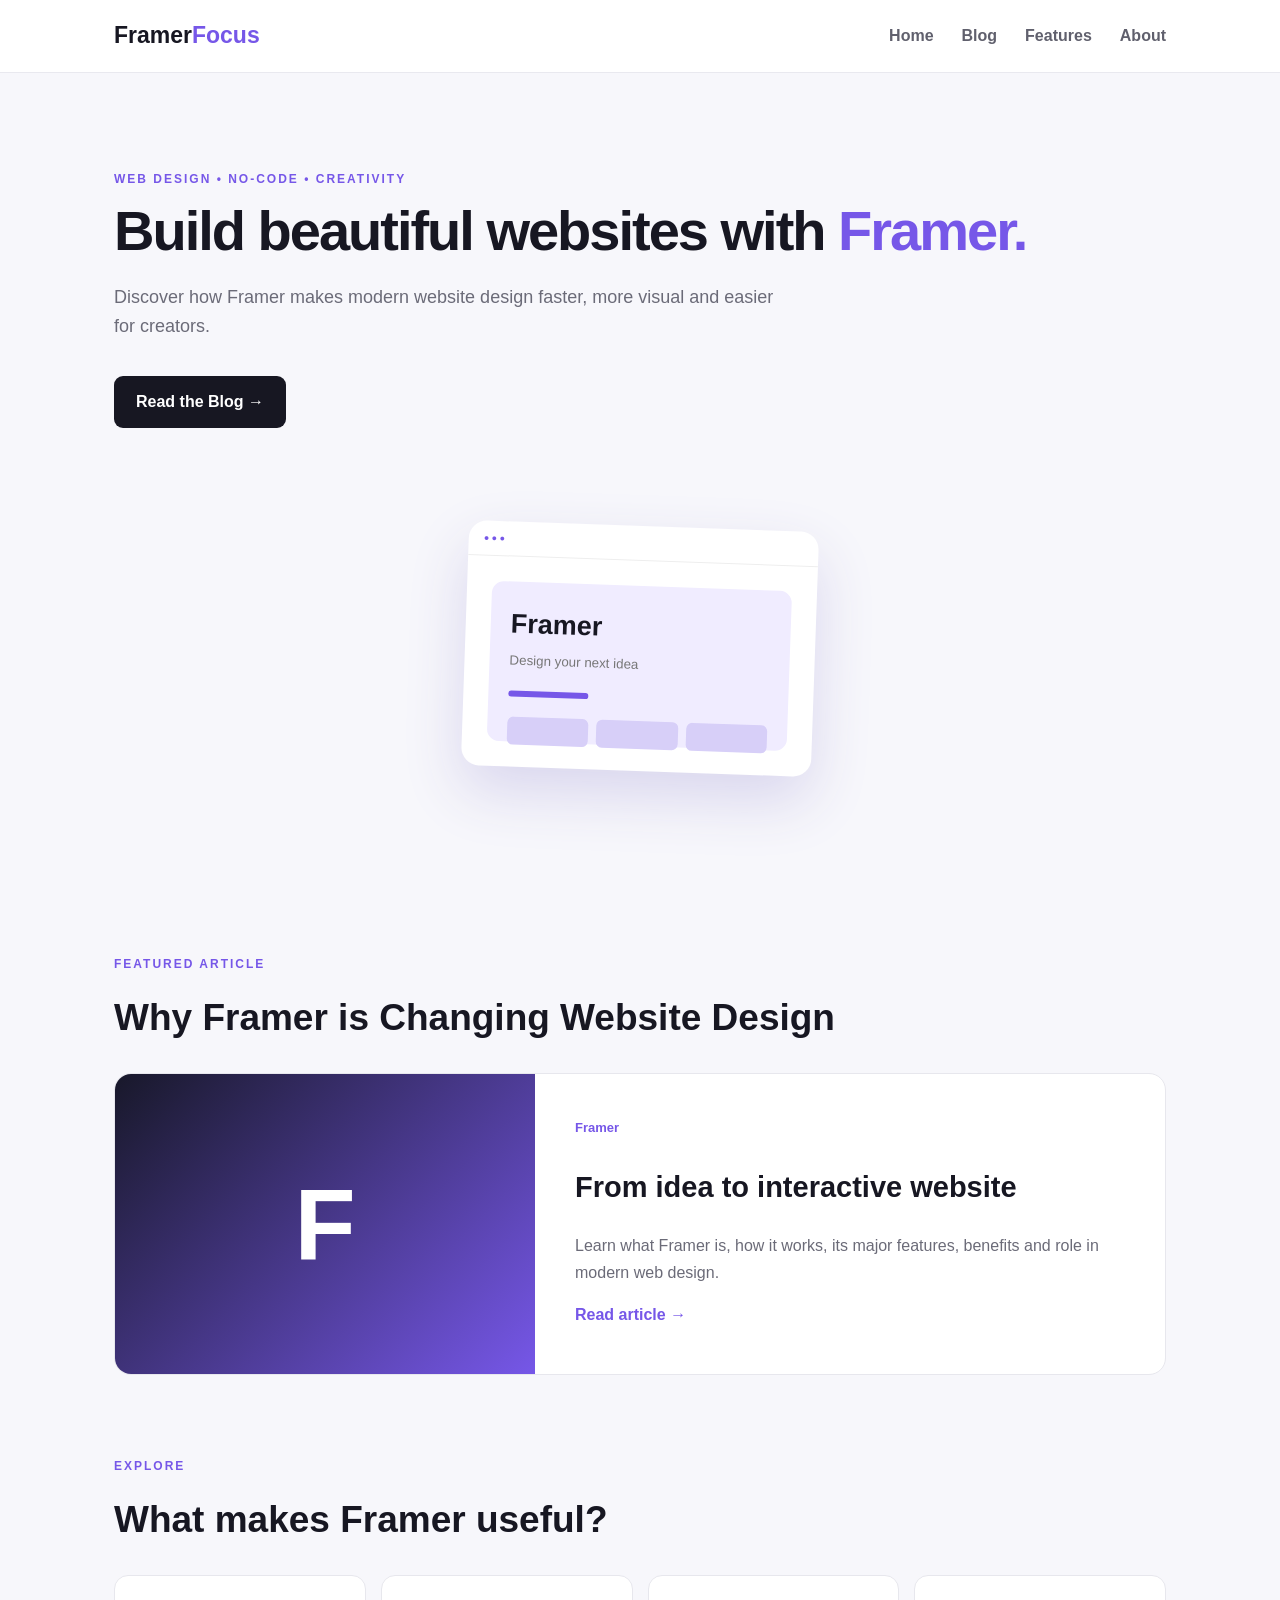
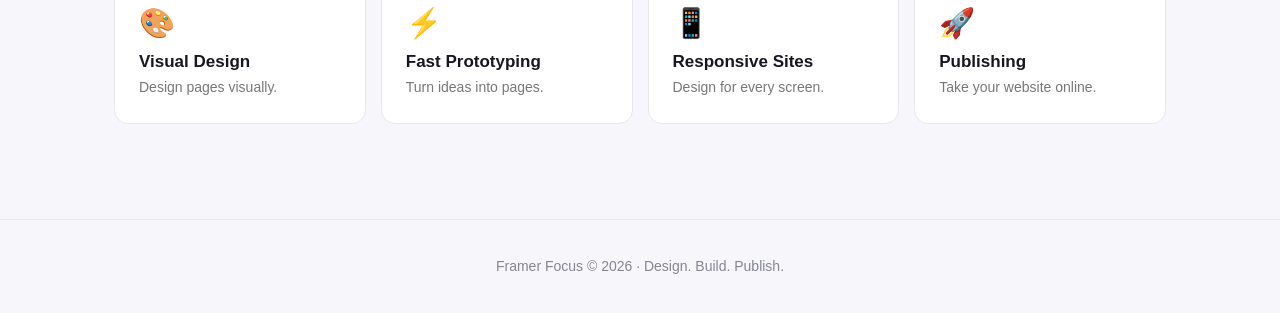
<file: index.html>
<!DOCTYPE html><html lang="en"><head><meta charset="UTF-8"><meta name="google-site-verification" content="gTQwPYP1aU9HmZSev5qBMv4rHSXQ1ZExFtPiwh2O3O4"><meta name="viewport" content="width=device-width,initial-scale=1.0"><title>Framer Focus</title><link rel="stylesheet" href="style.css"></head><body><header><nav><a class="logo" href="index.html">Framer<span>Focus</span></a><button class="menu" onclick="toggleMenu()">☰</button><div class="links" id="links"><a href="index.html">Home</a><a href="blog.html">Blog</a><a href="features.html">Features</a><a href="about.html">About</a></div></nav></header><main><section class="hero"><div><p class="eyebrow">WEB DESIGN • NO-CODE • CREATIVITY</p><h1>Build beautiful websites with <span>Framer.</span></h1><p class="lead">Discover how Framer makes modern website design faster, more visual and easier for creators.</p><a class="btn" href="blog.html">Read the Blog →</a></div><div class="visual"><div class="window"><div class="dots">● ● ●</div><div class="screen"><b>Framer</b><small>Design your next idea</small><div class="line"></div><div class="blocks"><i></i><i></i><i></i></div></div></div></div></section><section class="section"><p class="eyebrow">FEATURED ARTICLE</p><h2>Why Framer is Changing Website Design</h2><div class="card"><div class="gradient">F</div><div class="cardtext"><span class="tag">Framer</span><h3>From idea to interactive website</h3><p>Learn what Framer is, how it works, its major features, benefits and role in modern web design.</p><a href="blog.html">Read article →</a></div></div></section><section class="section"><p class="eyebrow">EXPLORE</p><h2>What makes Framer useful?</h2><div class="grid"><a href="features.html"><b>🎨</b><strong>Visual Design</strong><span>Design pages visually.</span></a><a href="features.html"><b>⚡</b><strong>Fast Prototyping</strong><span>Turn ideas into pages.</span></a><a href="features.html"><b>📱</b><strong>Responsive Sites</strong><span>Design for every screen.</span></a><a href="features.html"><b>🚀</b><strong>Publishing</strong><span>Take your website online.</span></a></div></section></main><footer>Framer Focus © 2026 · Design. Build. Publish.</footer><script src="script.js"></script></body></html>
</file>
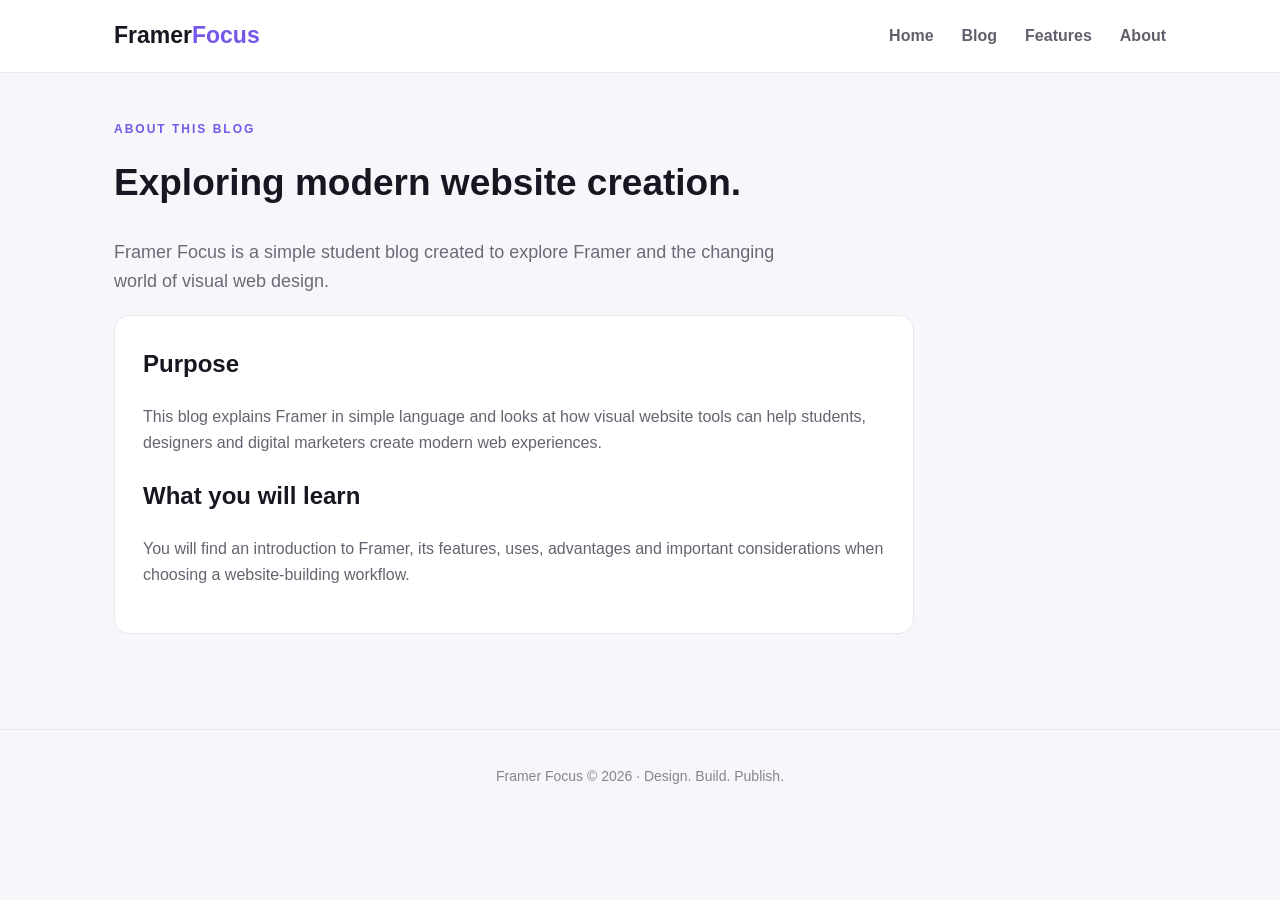
<file: about.html>
<!DOCTYPE html><html lang="en"><head><meta charset="UTF-8"><meta name="viewport" content="width=device-width,initial-scale=1.0"><title>About — Framer Focus</title><link rel="stylesheet" href="style.css"></head><body><header><nav><a class="logo" href="index.html">Framer<span>Focus</span></a><button class="menu" onclick="toggleMenu()">☰</button><div class="links" id="links"><a href="index.html">Home</a><a href="blog.html">Blog</a><a href="features.html">Features</a><a href="about.html">About</a></div></nav></header><main class="page"><p class="eyebrow">ABOUT THIS BLOG</p><h1>Exploring modern website creation.</h1><p class="lead">Framer Focus is a simple student blog created to explore Framer and the changing world of visual web design.</p><div class="about"><h2>Purpose</h2><p>This blog explains Framer in simple language and looks at how visual website tools can help students, designers and digital marketers create modern web experiences.</p><h2>What you will learn</h2><p>You will find an introduction to Framer, its features, uses, advantages and important considerations when choosing a website-building workflow.</p></div></main><footer>Framer Focus © 2026 · Design. Build. Publish.</footer><script src="script.js"></script></body></html>
</file>
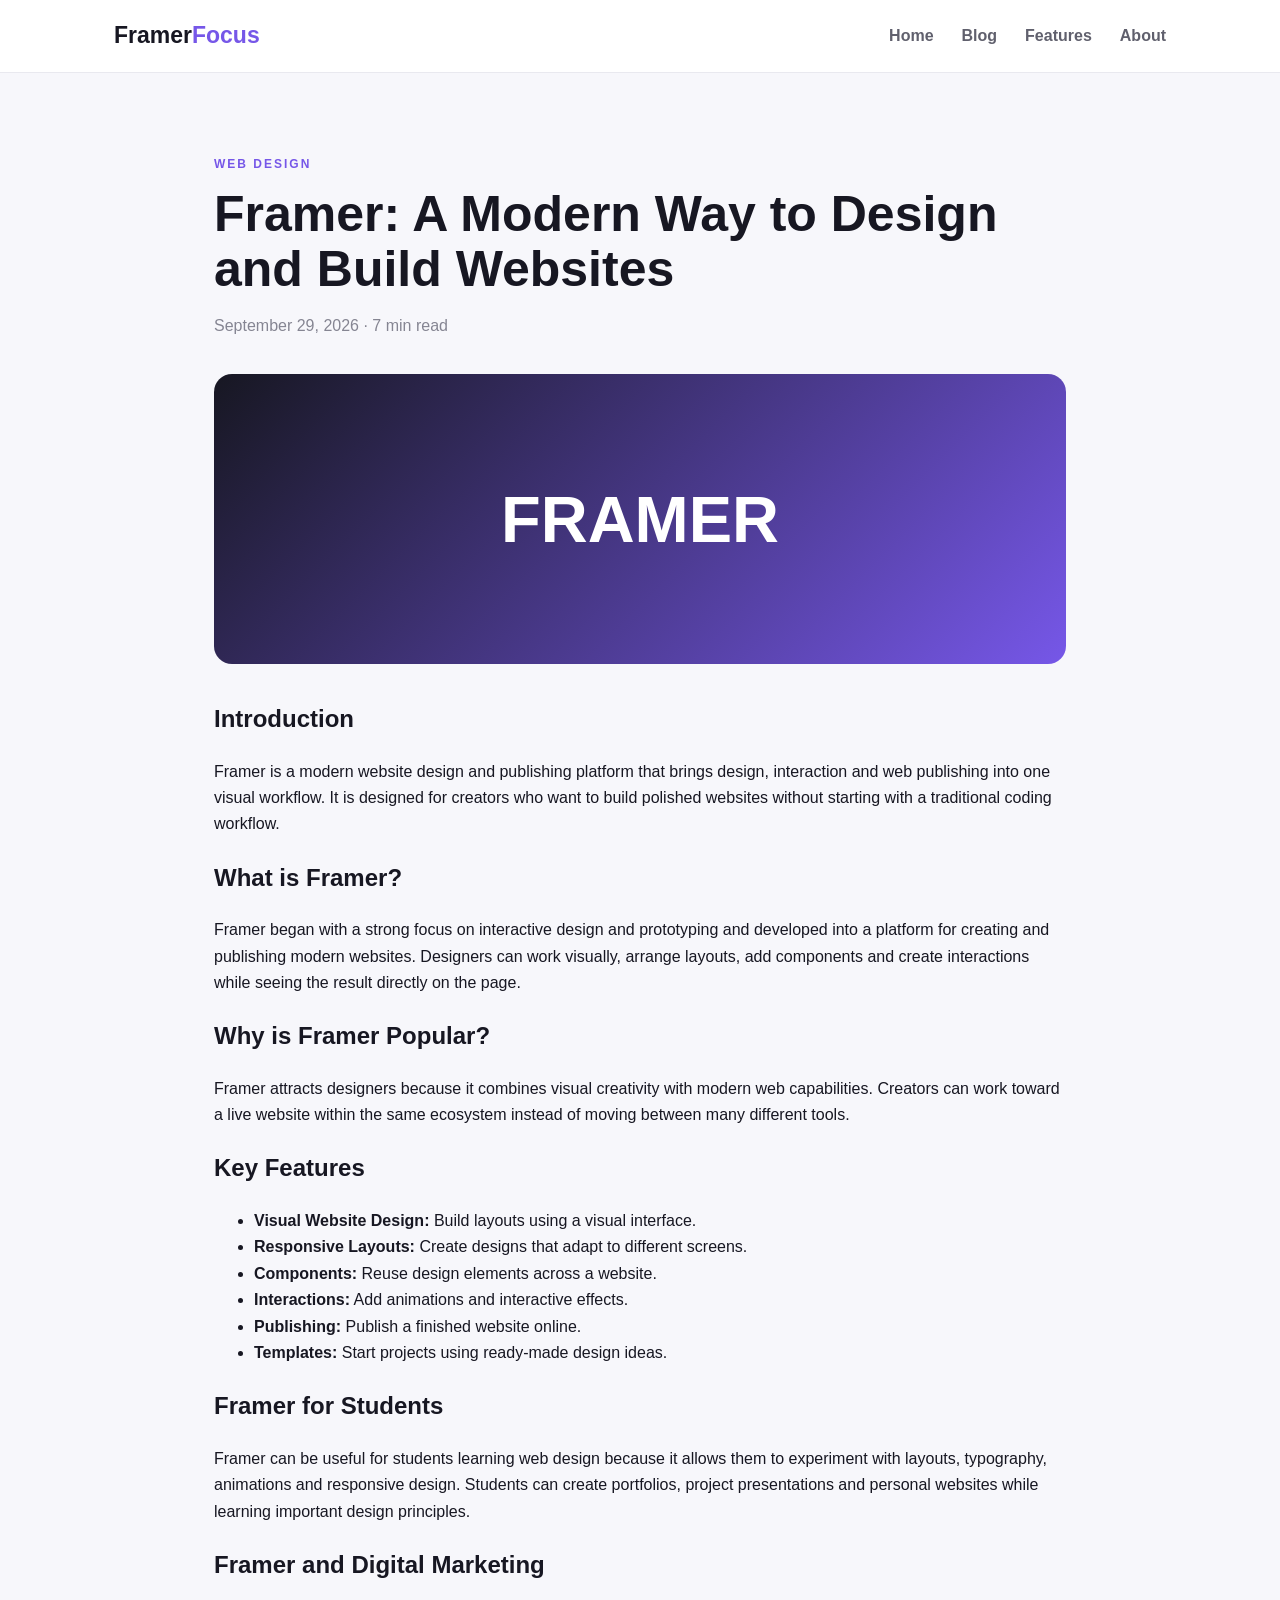
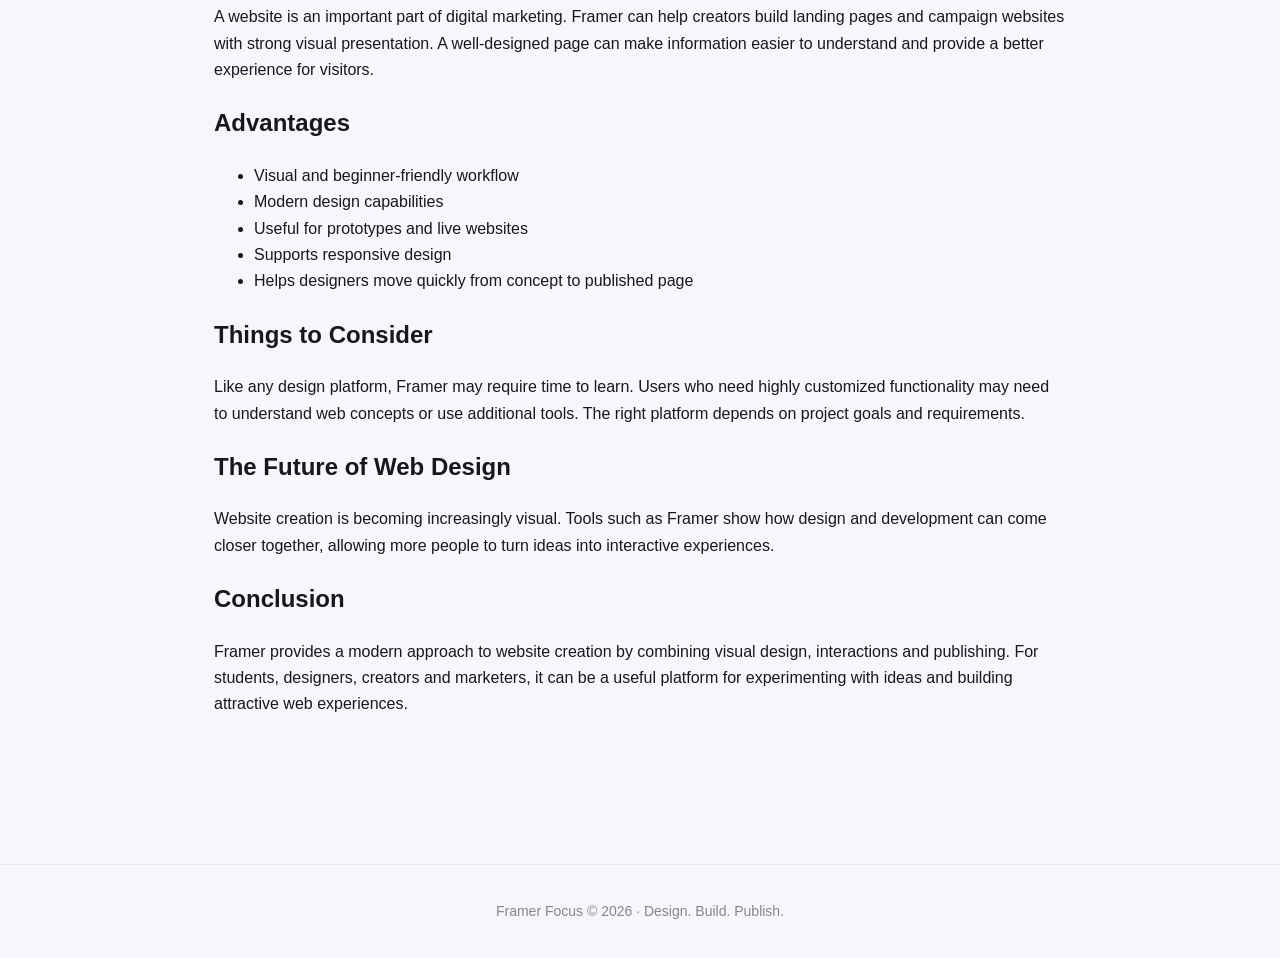
<file: blog.html>
<!DOCTYPE html><html lang="en"><head><meta charset="UTF-8"><meta name="viewport" content="width=device-width,initial-scale=1.0"><title>What is Framer?</title><link rel="stylesheet" href="style.css"></head><body><header><nav><a class="logo" href="index.html">Framer<span>Focus</span></a><button class="menu" onclick="toggleMenu()">☰</button><div class="links" id="links"><a href="index.html">Home</a><a href="blog.html">Blog</a><a href="features.html">Features</a><a href="about.html">About</a></div></nav></header><main class="articlewrap"><p class="eyebrow">WEB DESIGN</p><h1>Framer: A Modern Way to Design and Build Websites</h1><p class="meta">September 29, 2026 · 7 min read</p><div class="articlehero">FRAMER</div><article><h2>Introduction</h2><p>Framer is a modern website design and publishing platform that brings design, interaction and web publishing into one visual workflow. It is designed for creators who want to build polished websites without starting with a traditional coding workflow.</p><h2>What is Framer?</h2><p>Framer began with a strong focus on interactive design and prototyping and developed into a platform for creating and publishing modern websites. Designers can work visually, arrange layouts, add components and create interactions while seeing the result directly on the page.</p><h2>Why is Framer Popular?</h2><p>Framer attracts designers because it combines visual creativity with modern web capabilities. Creators can work toward a live website within the same ecosystem instead of moving between many different tools.</p><h2>Key Features</h2><ul><li><b>Visual Website Design:</b> Build layouts using a visual interface.</li><li><b>Responsive Layouts:</b> Create designs that adapt to different screens.</li><li><b>Components:</b> Reuse design elements across a website.</li><li><b>Interactions:</b> Add animations and interactive effects.</li><li><b>Publishing:</b> Publish a finished website online.</li><li><b>Templates:</b> Start projects using ready-made design ideas.</li></ul><h2>Framer for Students</h2><p>Framer can be useful for students learning web design because it allows them to experiment with layouts, typography, animations and responsive design. Students can create portfolios, project presentations and personal websites while learning important design principles.</p><h2>Framer and Digital Marketing</h2><p>A website is an important part of digital marketing. Framer can help creators build landing pages and campaign websites with strong visual presentation. A well-designed page can make information easier to understand and provide a better experience for visitors.</p><h2>Advantages</h2><ul><li>Visual and beginner-friendly workflow</li><li>Modern design capabilities</li><li>Useful for prototypes and live websites</li><li>Supports responsive design</li><li>Helps designers move quickly from concept to published page</li></ul><h2>Things to Consider</h2><p>Like any design platform, Framer may require time to learn. Users who need highly customized functionality may need to understand web concepts or use additional tools. The right platform depends on project goals and requirements.</p><h2>The Future of Web Design</h2><p>Website creation is becoming increasingly visual. Tools such as Framer show how design and development can come closer together, allowing more people to turn ideas into interactive experiences.</p><h2>Conclusion</h2><p>Framer provides a modern approach to website creation by combining visual design, interactions and publishing. For students, designers, creators and marketers, it can be a useful platform for experimenting with ideas and building attractive web experiences.</p></article></main><footer>Framer Focus © 2026 · Design. Build. Publish.</footer><script src="script.js"></script></body></html>
</file>
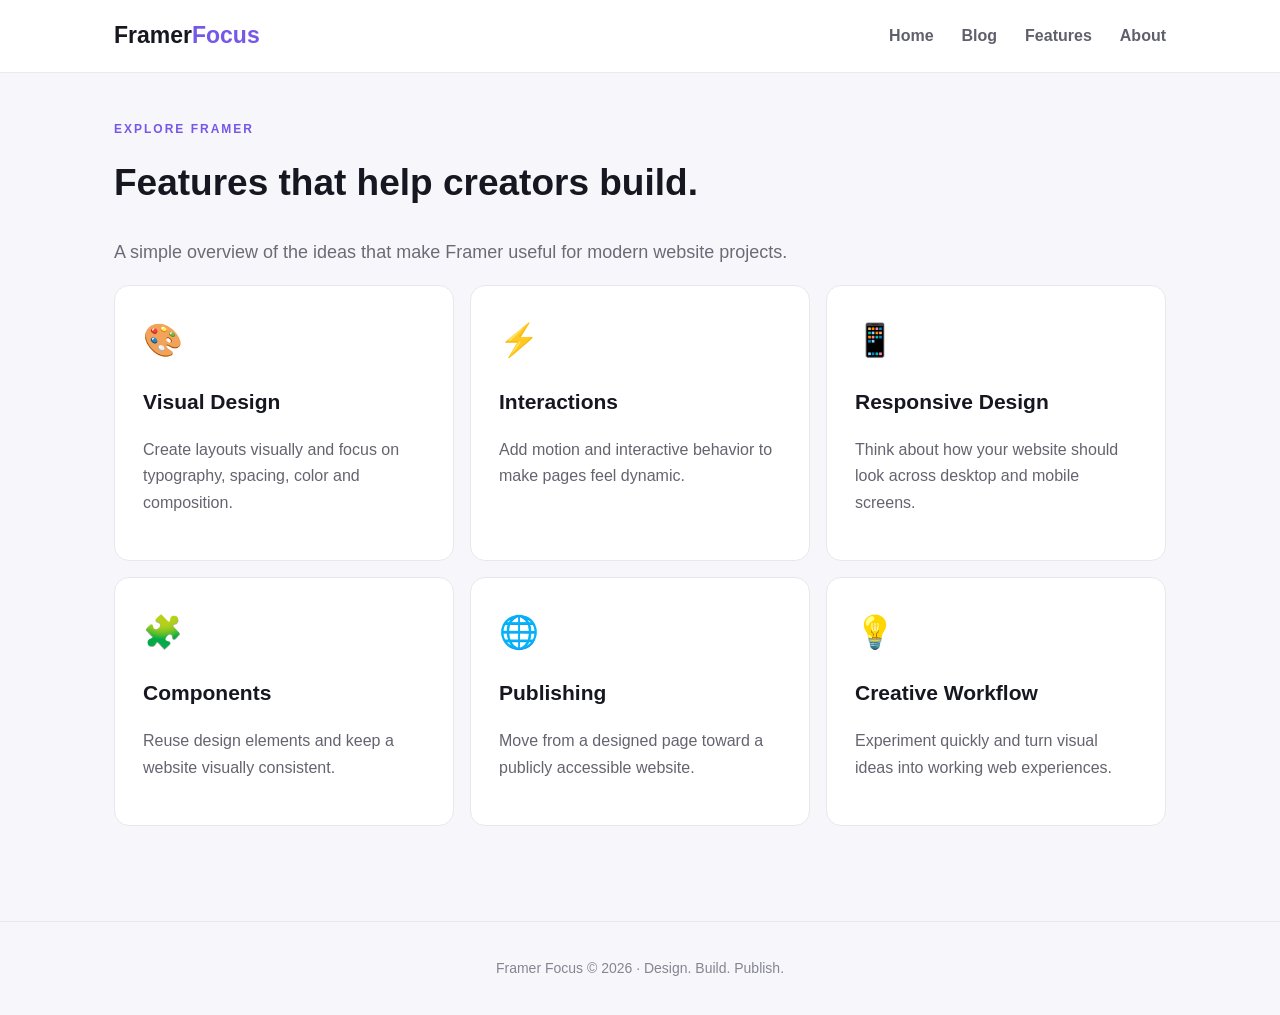
<file: features.html>
<!DOCTYPE html><html lang="en"><head><meta charset="UTF-8"><meta name="viewport" content="width=device-width,initial-scale=1.0"><title>Features — Framer Focus</title><link rel="stylesheet" href="style.css"></head><body><header><nav><a class="logo" href="index.html">Framer<span>Focus</span></a><button class="menu" onclick="toggleMenu()">☰</button><div class="links" id="links"><a href="index.html">Home</a><a href="blog.html">Blog</a><a href="features.html">Features</a><a href="about.html">About</a></div></nav></header><main class="page"><p class="eyebrow">EXPLORE FRAMER</p><h1>Features that help creators build.</h1><p class="lead">A simple overview of the ideas that make Framer useful for modern website projects.</p><div class="featuregrid"><div><b>🎨</b><h2>Visual Design</h2><p>Create layouts visually and focus on typography, spacing, color and composition.</p></div><div><b>⚡</b><h2>Interactions</h2><p>Add motion and interactive behavior to make pages feel dynamic.</p></div><div><b>📱</b><h2>Responsive Design</h2><p>Think about how your website should look across desktop and mobile screens.</p></div><div><b>🧩</b><h2>Components</h2><p>Reuse design elements and keep a website visually consistent.</p></div><div><b>🌐</b><h2>Publishing</h2><p>Move from a designed page toward a publicly accessible website.</p></div><div><b>💡</b><h2>Creative Workflow</h2><p>Experiment quickly and turn visual ideas into working web experiences.</p></div></div></main><footer>Framer Focus © 2026 · Design. Build. Publish.</footer><script src="script.js"></script></body></html>
</file>
<file: style.css>
main .hero{grid-template-columns:1fr}
*{box-sizing:border-box}body{margin:0;background:#f7f7fb;color:#171722;font-family:Arial,sans-serif;line-height:1.65}header{position:sticky;top:0;z-index:5;background:#fff;border-bottom:1px solid #e9e9ef}nav{max-width:1100px;margin:auto;padding:17px 24px;display:flex;align-items:center;justify-content:space-between}.logo{font-size:23px;font-weight:900;color:#171722;text-decoration:none}.logo span{color:#7657e8}.links{display:flex;gap:28px}.links a{color:#60606d;text-decoration:none;font-weight:650}.links a:hover{color:#7657e8}.menu{display:none;border:0;background:none;font-size:25px}.hero{max-width:1100px;margin:auto;padding:85px 24px;display:grid;grid-template-columns:1.15fr .85fr;gap:45px;align-items:center}.eyebrow{font-size:12px;letter-spacing:2px;color:#7657e8;font-weight:900;margin-bottom:12px}.hero h1{font-size:56px;line-height:1.05;letter-spacing:-2px;margin:0 0 22px}.hero h1 span{color:#7657e8}.lead{font-size:18px;color:#6b6b78;max-width:680px}.btn{display:inline-block;margin-top:16px;padding:13px 22px;border-radius:9px;background:#171722;color:#fff;text-decoration:none;font-weight:800}.visual{height:350px;display:flex;align-items:center;justify-content:center}.window{width:350px;height:245px;background:#fff;border-radius:18px;box-shadow:0 25px 60px #d9d6ee;overflow:hidden;transform:rotate(2deg)}.dots{height:35px;padding:10px 15px;color:#7657e8;font-size:9px;border-bottom:1px solid #eee}.screen{margin:25px;background:#f0ecff;height:160px;border-radius:12px;padding:20px}.screen b{display:block;font-size:27px}.screen small{color:#777}.line{width:80px;height:6px;border-radius:10px;background:#7657e8;margin-top:18px}.blocks{display:flex;gap:8px;margin-top:20px}.blocks i{height:28px;flex:1;border-radius:6px;background:#d7cff8}.section,.page{max-width:1100px;margin:auto;padding:35px 24px}.section h2,.page h1{font-size:37px;margin:0 0 25px}.card{display:grid;grid-template-columns:40% 60%;background:#fff;border:1px solid #e7e7ed;border-radius:17px;overflow:hidden}.gradient{min-height:300px;display:flex;align-items:center;justify-content:center;background:linear-gradient(135deg,#18182a,#7657e8);color:#fff;font-size:100px;font-weight:900}.cardtext{padding:40px}.tag{color:#7657e8;font-weight:800;font-size:13px}.cardtext h3{font-size:29px;line-height:1.2}.cardtext p{color:#6b6b78}.cardtext a{color:#7657e8;font-weight:800;text-decoration:none}.grid{display:grid;grid-template-columns:repeat(4,1fr);gap:15px}.grid a{background:#fff;border:1px solid #e7e7ed;border-radius:14px;padding:24px;text-decoration:none;color:#171722}.grid a:hover{transform:translateY(-3px)}.grid b{font-size:29px;display:block}.grid strong{font-size:17px}.grid span{display:block;color:#777;font-size:14px}.articlewrap{max-width:900px;margin:auto;padding:70px 24px}.articlewrap h1{font-size:50px;line-height:1.1;margin:0 0 10px}.meta{color:#858592}.articlehero{height:290px;border-radius:18px;margin:35px 0;background:linear-gradient(135deg,#171722,#7657e8);display:flex;align-items:center;justify-content:center;color:white;font-size:65px;font-weight:900}.article{background:#fff;border:1px solid #e7e7ed;border-radius:16px;padding:42px}.article h2{margin-top:30px;font-size:27px}.article p,.article li{font-size:17px;color:#555562}.featuregrid{display:grid;grid-template-columns:repeat(3,1fr);gap:16px}.featuregrid>div,.about{background:#fff;border:1px solid #e7e7ed;border-radius:15px;padding:28px}.featuregrid b{font-size:32px}.featuregrid h2{font-size:21px}.featuregrid p,.about p{color:#646470}.about{max-width:800px}.about h2:first-child{margin-top:0}footer{text-align:center;border-top:1px solid #e7e7ed;padding:35px;color:#858592;margin-top:60px;font-size:14px}@media(max-width:760px){.links{display:none;position:absolute;top:63px;left:0;right:0;background:#fff;padding:18px 24px;flex-direction:column;gap:12px}.links.show{display:flex}.menu{display:block}.hero{grid-template-columns:1fr;padding-top:55px}.hero h1{font-size:41px}.visual{height:270px}.window{width:300px}.card{grid-template-columns:1fr}.grid,.featuregrid{grid-template-columns:1fr 1fr}.articlewrap h1,.page h1{font-size:38px}.article{padding:25px}}@media(max-width:480px){.grid,.featuregrid{grid-template-columns:1fr}}
</file>
